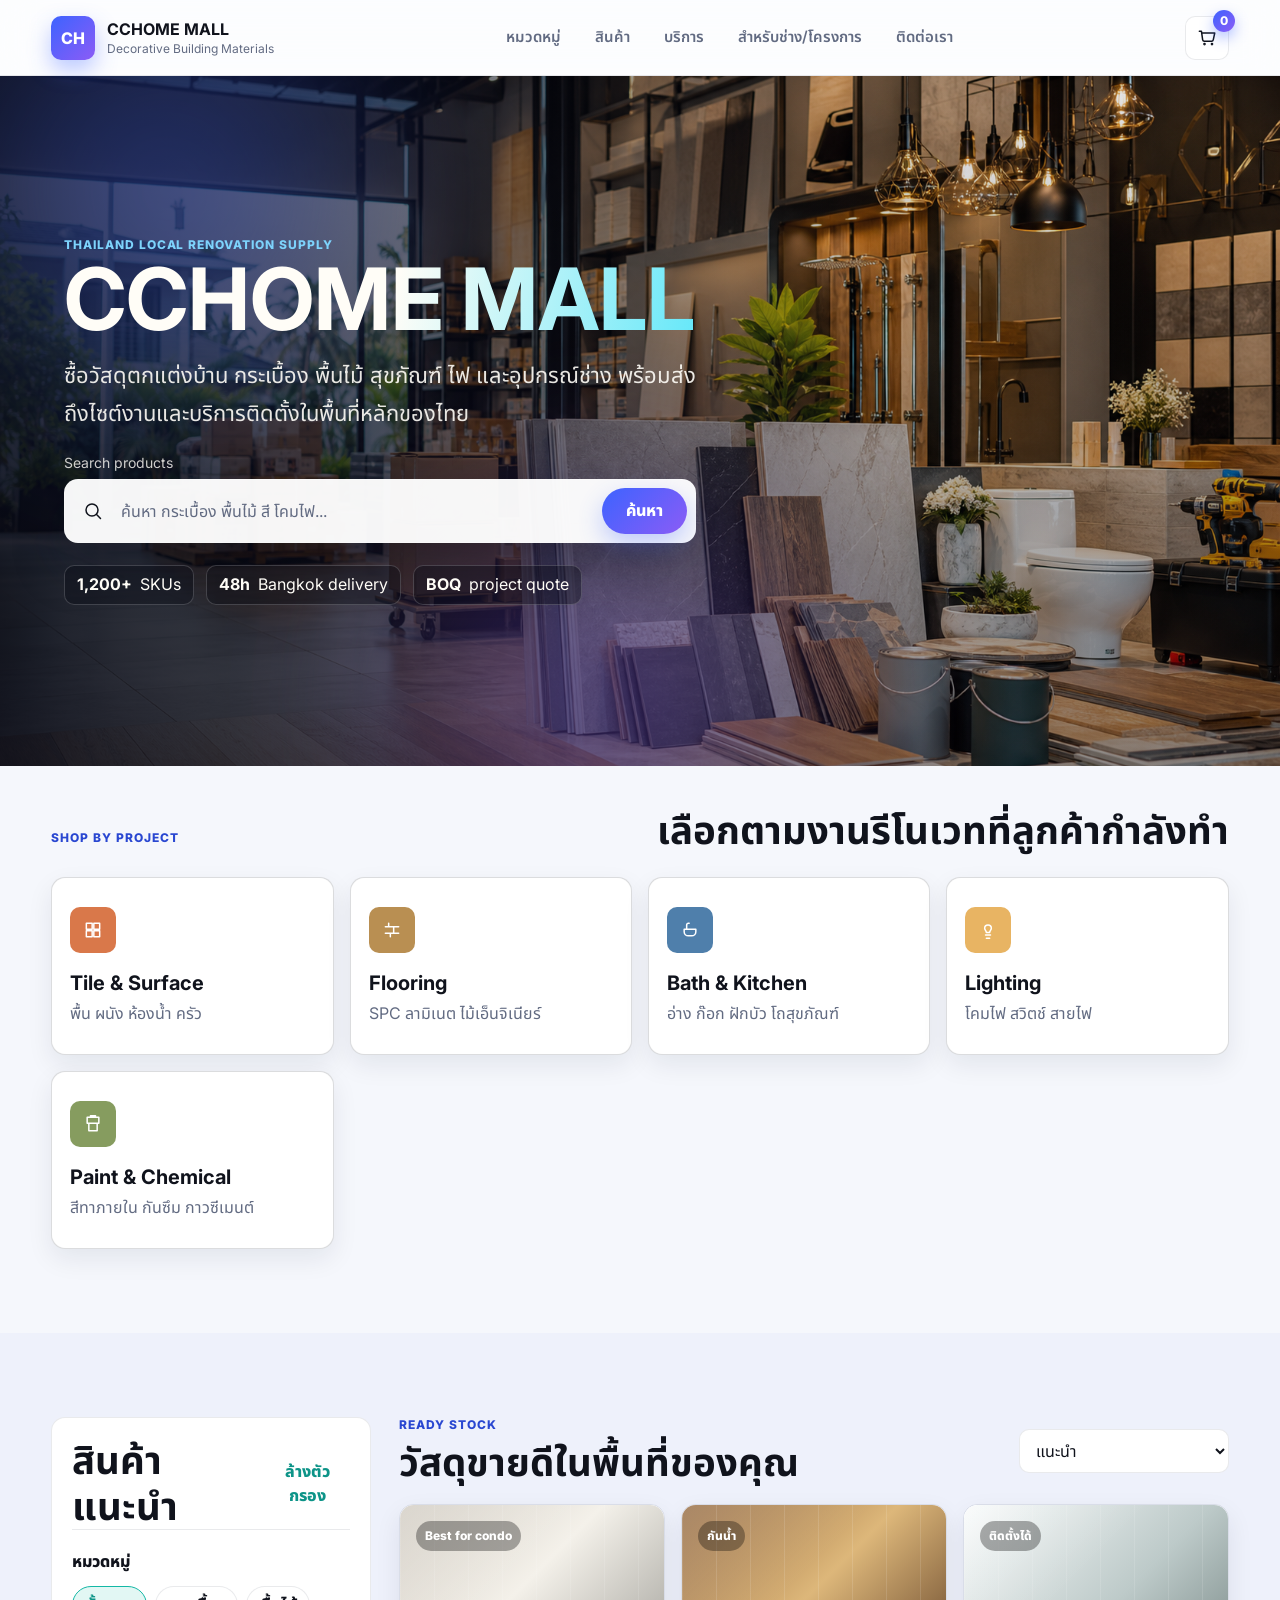
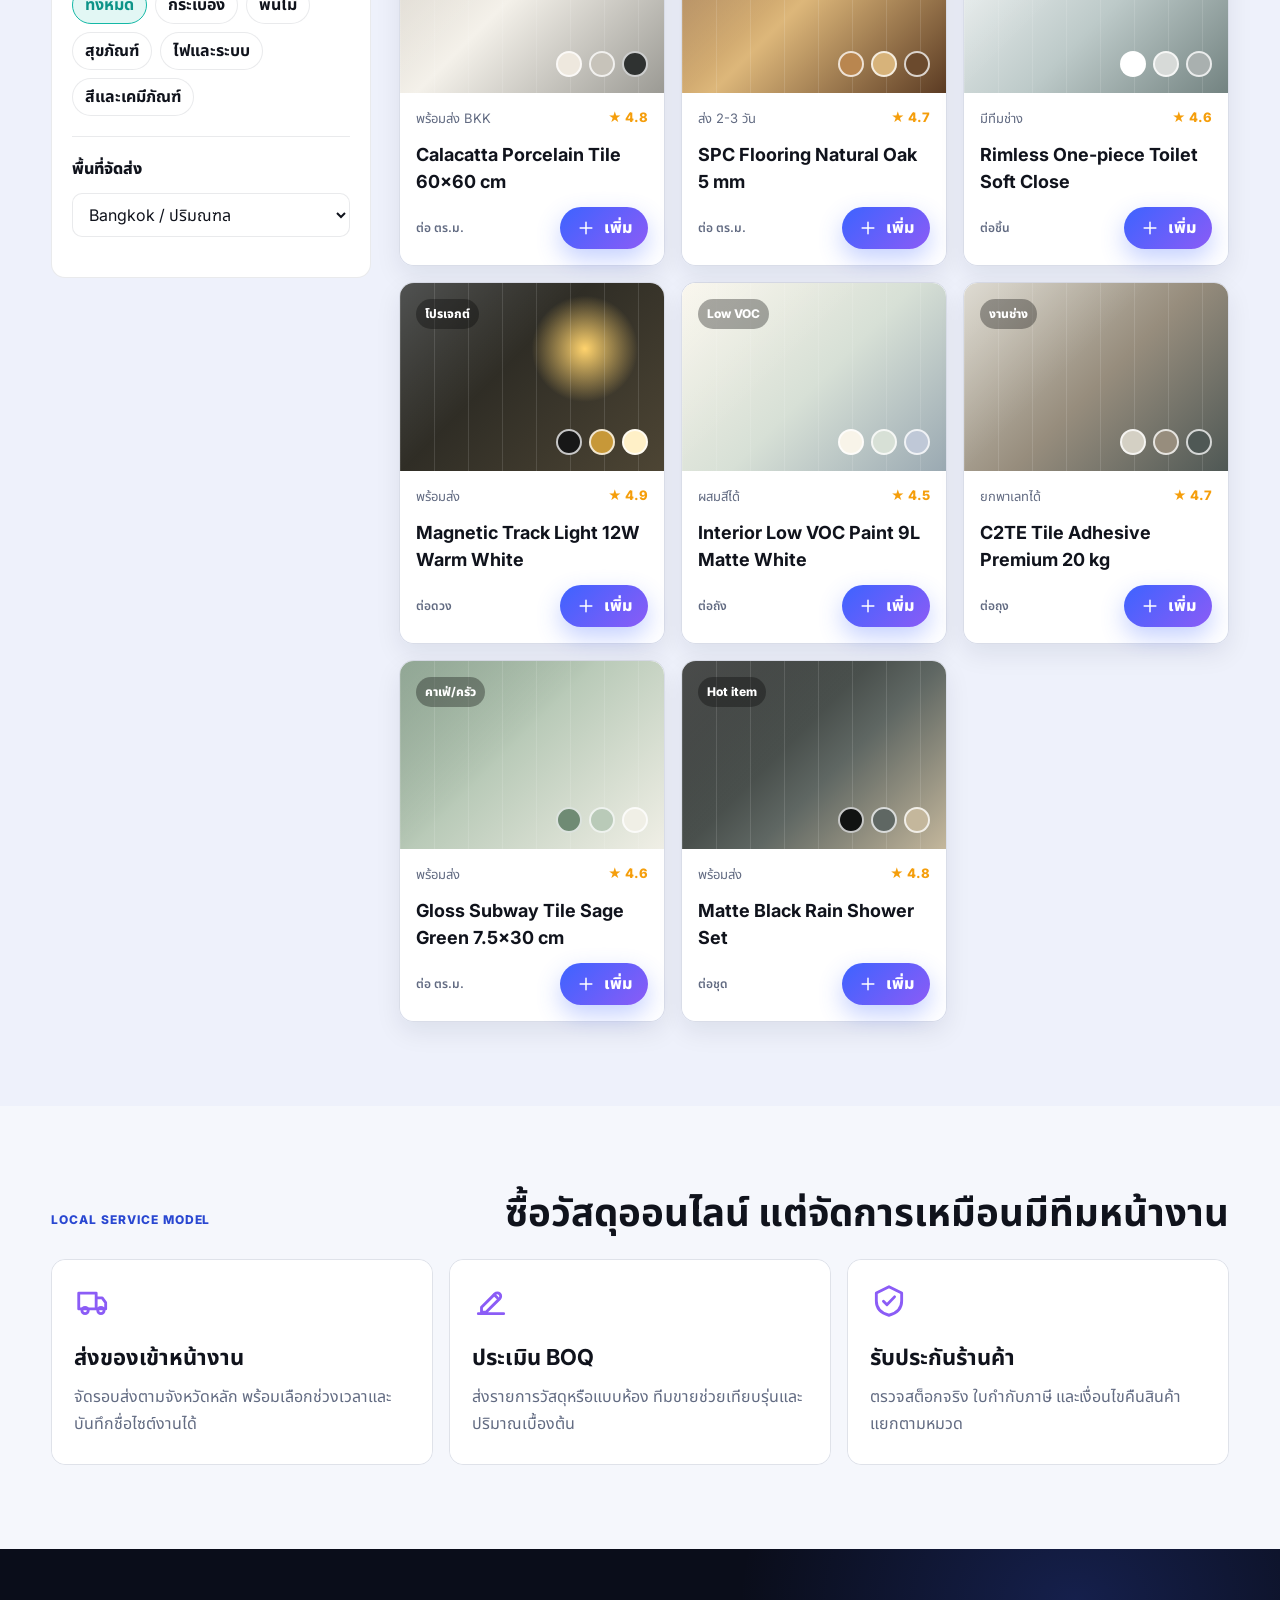
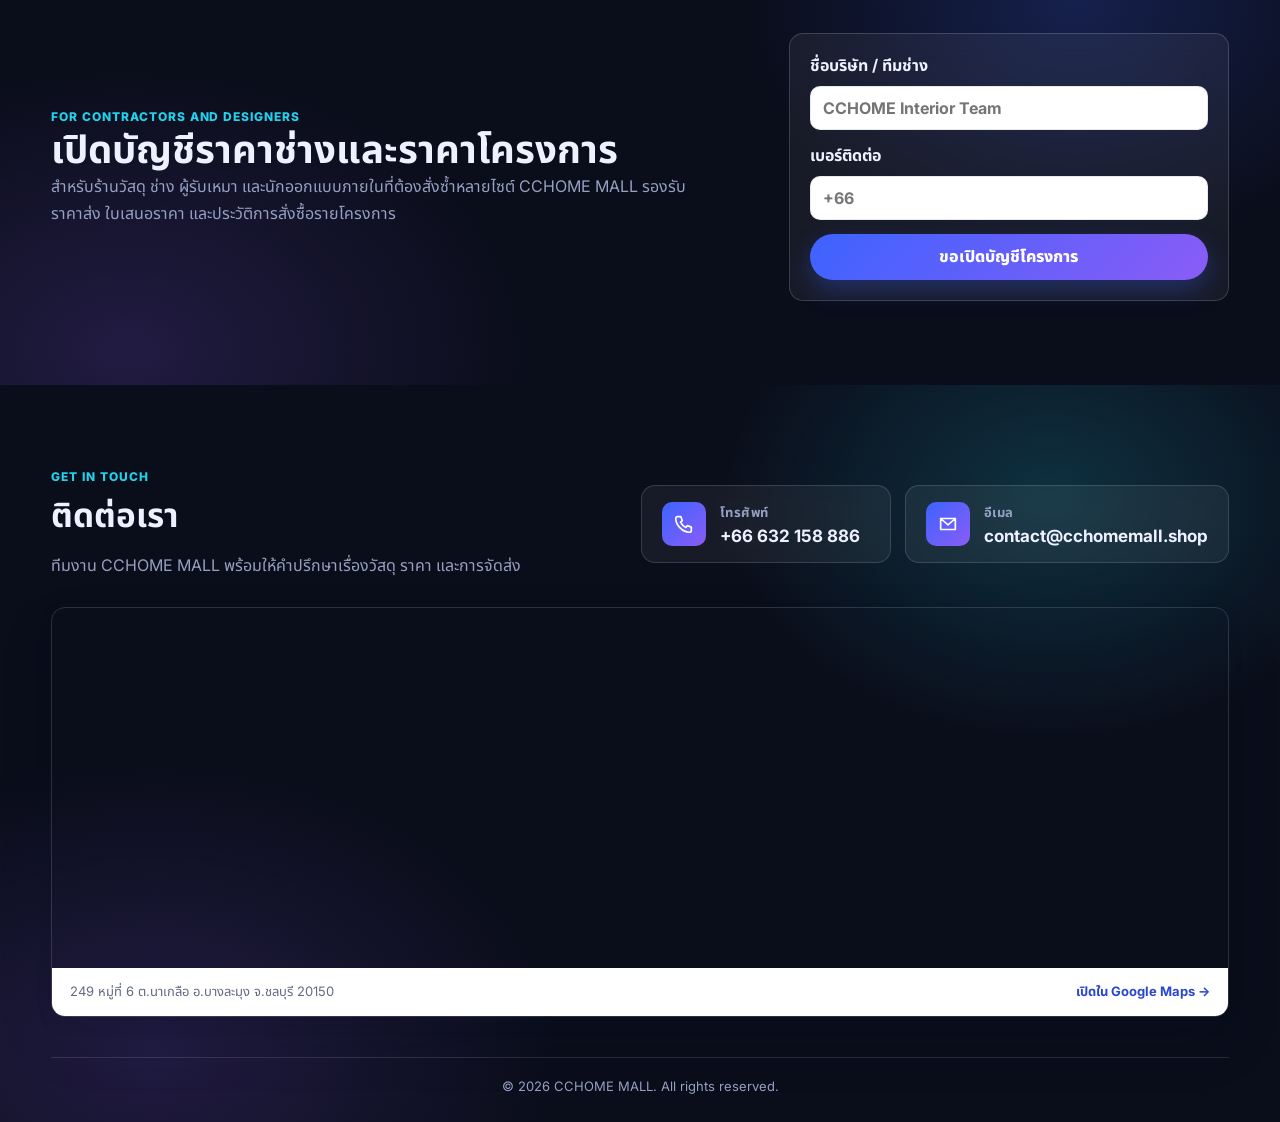
<file: index.html>
<!doctype html>
<html lang="th">
  <head>
    <meta charset="UTF-8" />
    <meta name="viewport" content="width=device-width, initial-scale=1.0" />
    <meta
      name="description"
      content="CCHOME MALL Thailand local online shopping platform for decorative building materials, renovation supplies, delivery and installation."
    />
    <title>CCHOME MALL | Thailand Decorative Building Materials</title>
    <link rel="icon" href="assets/favicon.svg" type="image/svg+xml" />
    <link rel="preconnect" href="https://fonts.googleapis.com" />
    <link rel="preconnect" href="https://fonts.gstatic.com" crossorigin />
    <link
      href="https://fonts.googleapis.com/css2?family=Noto+Sans+Thai:wght@400;500;600;700;800&family=Inter:wght@400;500;600;700;800&display=swap"
      rel="stylesheet"
    />
    <link rel="stylesheet" href="styles.css" />
  </head>
  <body>
    <header class="site-header">
      <a class="brand" href="#" aria-label="CCHOME MALL home">
        <span class="brand-mark">CH</span>
        <span>
          <strong>CCHOME MALL</strong>
          <small>Decorative Building Materials</small>
        </span>
      </a>

      <nav class="top-nav" aria-label="Main navigation">
        <a href="#categories">หมวดหมู่</a>
        <a href="#products">สินค้า</a>
        <a href="#services">บริการ</a>
        <a href="#trade">สำหรับช่าง/โครงการ</a>
        <a href="contact.html">ติดต่อเรา</a>
      </nav>

      <div class="header-actions">
        <button class="cart-button" type="button" data-open-cart aria-label="Open cart">
          <svg aria-hidden="true" viewBox="0 0 24 24">
            <path d="M6.3 6h15l-1.8 8.2a2 2 0 0 1-2 1.6H8.8a2 2 0 0 1-2-1.6L5.3 3.8H2.8" />
            <path d="M9 20a.7.7 0 1 0 0-1.4A.7.7 0 0 0 9 20ZM18 20a.7.7 0 1 0 0-1.4.7.7 0 0 0 0 1.4Z" />
          </svg>
          <span data-cart-count>0</span>
        </button>
      </div>
    </header>

    <main>
      <section class="hero" aria-label="CCHOME MALL shopping entry">
        <img src="assets/hero-showroom.png" alt="Modern showroom with tiles, flooring, lighting and bathroom materials" />
        <div class="hero-overlay"></div>
        <div class="hero-glow" aria-hidden="true"></div>
        <div class="hero-content">
          <p class="eyebrow">Thailand local renovation supply</p>
          <h1>CCHOME MALL</h1>
          <p class="hero-copy">
            ซื้อวัสดุตกแต่งบ้าน กระเบื้อง พื้นไม้ สุขภัณฑ์ ไฟ และอุปกรณ์ช่าง พร้อมส่งถึงไซต์งานและบริการติดตั้งในพื้นที่หลักของไทย
          </p>

          <form class="search-panel" role="search" data-search-form>
            <label for="site-search">Search products</label>
            <div class="search-row">
              <svg aria-hidden="true" viewBox="0 0 24 24">
                <path d="m21 21-4.4-4.4M10.8 18a7.2 7.2 0 1 1 0-14.4 7.2 7.2 0 0 1 0 14.4Z" />
              </svg>
              <input id="site-search" type="search" placeholder="ค้นหา กระเบื้อง พื้นไม้ สี โคมไฟ..." autocomplete="off" />
              <button type="submit">ค้นหา</button>
            </div>
          </form>

          <div class="hero-stats" aria-label="Marketplace highlights">
            <span><strong data-count-to="1200" data-suffix="+">0</strong> SKUs</span>
            <span><strong data-count-to="48" data-suffix="h">0</strong> Bangkok delivery</span>
            <span><strong>BOQ</strong> project quote</span>
          </div>
        </div>
      </section>

      <section class="quick-shop" id="categories">
        <div class="section-heading reveal">
          <p class="eyebrow">Shop by project</p>
          <h2>เลือกตามงานรีโนเวทที่ลูกค้ากำลังทำ</h2>
        </div>
        <div class="category-grid" data-category-list></div>
      </section>

      <section class="commerce-layout" id="products">
        <aside class="filter-panel" aria-label="Product filters">
          <div class="filter-head">
            <h2>สินค้าแนะนำ</h2>
            <button class="text-button" type="button" data-clear-filters>ล้างตัวกรอง</button>
          </div>

          <div class="filter-group">
            <span class="filter-label">หมวดหมู่</span>
            <div class="chip-list" data-filter-chips></div>
          </div>

          <div class="filter-group">
            <span class="filter-label">พื้นที่จัดส่ง</span>
            <select data-delivery-zone aria-label="Delivery zone">
              <option value="Bangkok">Bangkok / ปริมณฑล</option>
              <option value="Chiang Mai">Chiang Mai</option>
              <option value="Phuket">Phuket</option>
              <option value="Isan">Nakhon Ratchasima / Khon Kaen</option>
            </select>
          </div>
        </aside>

        <section class="product-zone" aria-live="polite">
          <div class="toolbar">
            <div>
              <p class="eyebrow">Ready stock</p>
              <h2 data-result-title>วัสดุขายดีในพื้นที่ของคุณ</h2>
            </div>
            <select data-sort aria-label="Sort products">
              <option value="recommended">แนะนำ</option>
              <option value="rating">คะแนนสูงสุด</option>
            </select>
          </div>
          <div class="product-grid" data-product-grid></div>
        </section>
      </section>

      <section class="service-band" id="services">
        <div class="section-heading reveal">
          <p class="eyebrow">Local service model</p>
          <h2>ซื้อวัสดุออนไลน์ แต่จัดการเหมือนมีทีมหน้างาน</h2>
        </div>
        <div class="service-grid">
          <article class="reveal">
            <svg aria-hidden="true" viewBox="0 0 24 24">
              <path d="M3 7h11v10H3zM14 10h3.8l2.2 3v4h-6z" />
              <path d="M7 20a2 2 0 1 0 0-4 2 2 0 0 0 0 4ZM17 20a2 2 0 1 0 0-4 2 2 0 0 0 0 4Z" />
            </svg>
            <h3>ส่งของเข้าหน้างาน</h3>
            <p>จัดรอบส่งตามจังหวัดหลัก พร้อมเลือกช่วงเวลาและบันทึกชื่อไซต์งานได้</p>
          </article>
          <article class="reveal">
            <svg aria-hidden="true" viewBox="0 0 24 24">
              <path d="M4 20h16M6 16l8.5-8.5a2.1 2.1 0 0 1 3 3L9 19H6z" />
              <path d="m14 8 2 2" />
            </svg>
            <h3>ประเมิน BOQ</h3>
            <p>ส่งรายการวัสดุหรือแบบห้อง ทีมขายช่วยเทียบรุ่นและปริมาณเบื้องต้น</p>
          </article>
          <article class="reveal">
            <svg aria-hidden="true" viewBox="0 0 24 24">
              <path d="M12 3 4 7v5c0 5 3.4 7.8 8 9 4.6-1.2 8-4 8-9V7z" />
              <path d="m8.5 12.2 2.2 2.2 4.8-5" />
            </svg>
            <h3>รับประกันร้านค้า</h3>
            <p>ตรวจสต็อกจริง ใบกำกับภาษี และเงื่อนไขคืนสินค้าแยกตามหมวด</p>
          </article>
        </div>
      </section>

      <section class="trade-section" id="trade">
        <div class="reveal">
          <p class="eyebrow">For contractors and designers</p>
          <h2>เปิดบัญชีราคาช่างและราคาโครงการ</h2>
          <p>
            สำหรับร้านวัสดุ ช่าง ผู้รับเหมา และนักออกแบบภายในที่ต้องสั่งซ้ำหลายไซต์ CCHOME MALL รองรับราคาส่ง ใบเสนอราคา และประวัติการสั่งซื้อรายโครงการ
          </p>
        </div>
        <form class="trade-form reveal">
          <label>
            ชื่อบริษัท / ทีมช่าง
            <input type="text" placeholder="CCHOME Interior Team" />
          </label>
          <label>
            เบอร์ติดต่อ
            <input type="tel" placeholder="+66" />
          </label>
          <button type="button">ขอเปิดบัญชีโครงการ</button>
        </form>
      </section>
    </main>

    <footer class="contact-band" id="contact">
      <div class="contact-inner reveal">
        <div class="contact-heading">
          <p class="eyebrow">Get in touch</p>
          <h2>ติดต่อเรา</h2>
          <p class="contact-copy">ทีมงาน CCHOME MALL พร้อมให้คำปรึกษาเรื่องวัสดุ ราคา และการจัดส่ง</p>
        </div>
        <div class="contact-cards">
          <a class="contact-card" href="tel:+66632158886">
            <span class="contact-icon">
              <svg aria-hidden="true" viewBox="0 0 24 24">
                <path d="M5 4h3.6l1.6 4.4-2 1.6a12.4 12.4 0 0 0 5.8 5.8l1.6-2 4.4 1.6V19a2 2 0 0 1-2 2C10.6 21 3 13.4 3 6a2 2 0 0 1 2-2Z" />
              </svg>
            </span>
            <span>
              <strong>โทรศัพท์</strong>
              <small>+66 632 158 886</small>
            </span>
          </a>
          <a class="contact-card" href="mailto:contact@cchomemall.shop">
            <span class="contact-icon">
              <svg aria-hidden="true" viewBox="0 0 24 24">
                <path d="M4 6h16v12H4zM4 6l8 7 8-7" />
              </svg>
            </span>
            <span>
              <strong>อีเมล</strong>
              <small>contact@cchomemall.shop</small>
            </span>
          </a>
        </div>
      </div>

      <div class="contact-map reveal">
        <iframe
          src="https://www.google.com/maps?q=12.938623488946948,100.90295515197059&z=17&output=embed"
          title="CCHOME MALL location map"
          referrerpolicy="no-referrer-when-downgrade"
        ></iframe>
        <div class="contact-map-foot">
          <span>249 หมู่ที่ 6 ต.นาเกลือ อ.บางละมุง จ.ชลบุรี 20150</span>
          <a
            href="https://www.google.com/maps/search/?api=1&query=12.938623488946948,100.90295515197059"
            target="_blank"
            rel="noopener"
            >เปิดใน Google Maps →</a
          >
        </div>
      </div>

      <p class="footer-note">© 2026 CCHOME MALL. All rights reserved.</p>
    </footer>

    <aside class="cart-drawer" aria-hidden="true" data-cart-drawer>
      <div class="cart-backdrop" data-close-cart></div>
      <section class="cart-panel" aria-label="Shopping cart">
        <div class="cart-head">
          <div>
            <p class="eyebrow">Your cart</p>
            <h2>ตะกร้าสินค้า</h2>
          </div>
          <button class="icon-button" type="button" aria-label="Close cart" data-close-cart title="Close">
            <svg aria-hidden="true" viewBox="0 0 24 24">
              <path d="M18 6 6 18M6 6l12 12" />
            </svg>
          </button>
        </div>
        <div class="cart-items" data-cart-items></div>
        <div class="cart-summary">
          <p class="quote-note">ส่งรายการสินค้าให้ทีมงานเพื่อสอบถามราคาและค่าจัดส่ง</p>

          <div class="order-form">
            <label>
              ชื่อ-นามสกุล
              <input type="text" data-order-name placeholder="ชื่อผู้สั่งซื้อ" autocomplete="name" />
            </label>
            <label>
              เบอร์โทร
              <input type="tel" data-order-phone placeholder="08X-XXX-XXXX" autocomplete="tel" />
            </label>
            <label>
              ที่อยู่จัดส่ง
              <textarea data-order-address placeholder="บ้านเลขที่ ถนน ตำบล อำเภอ จังหวัด" rows="2"></textarea>
            </label>
            <label>
              หมายเหตุ (ถ้ามี)
              <input type="text" data-order-note placeholder="เช่น เวลาที่สะดวกให้จัดส่ง" />
            </label>
          </div>

          <button type="button" data-checkout>ดำเนินการขอใบเสนอราคา</button>
        </div>
      </section>
    </aside>

    <div class="toast" role="status" aria-live="polite" data-toast></div>

    <script src="app.js"></script>
  </body>
</html>
</file>
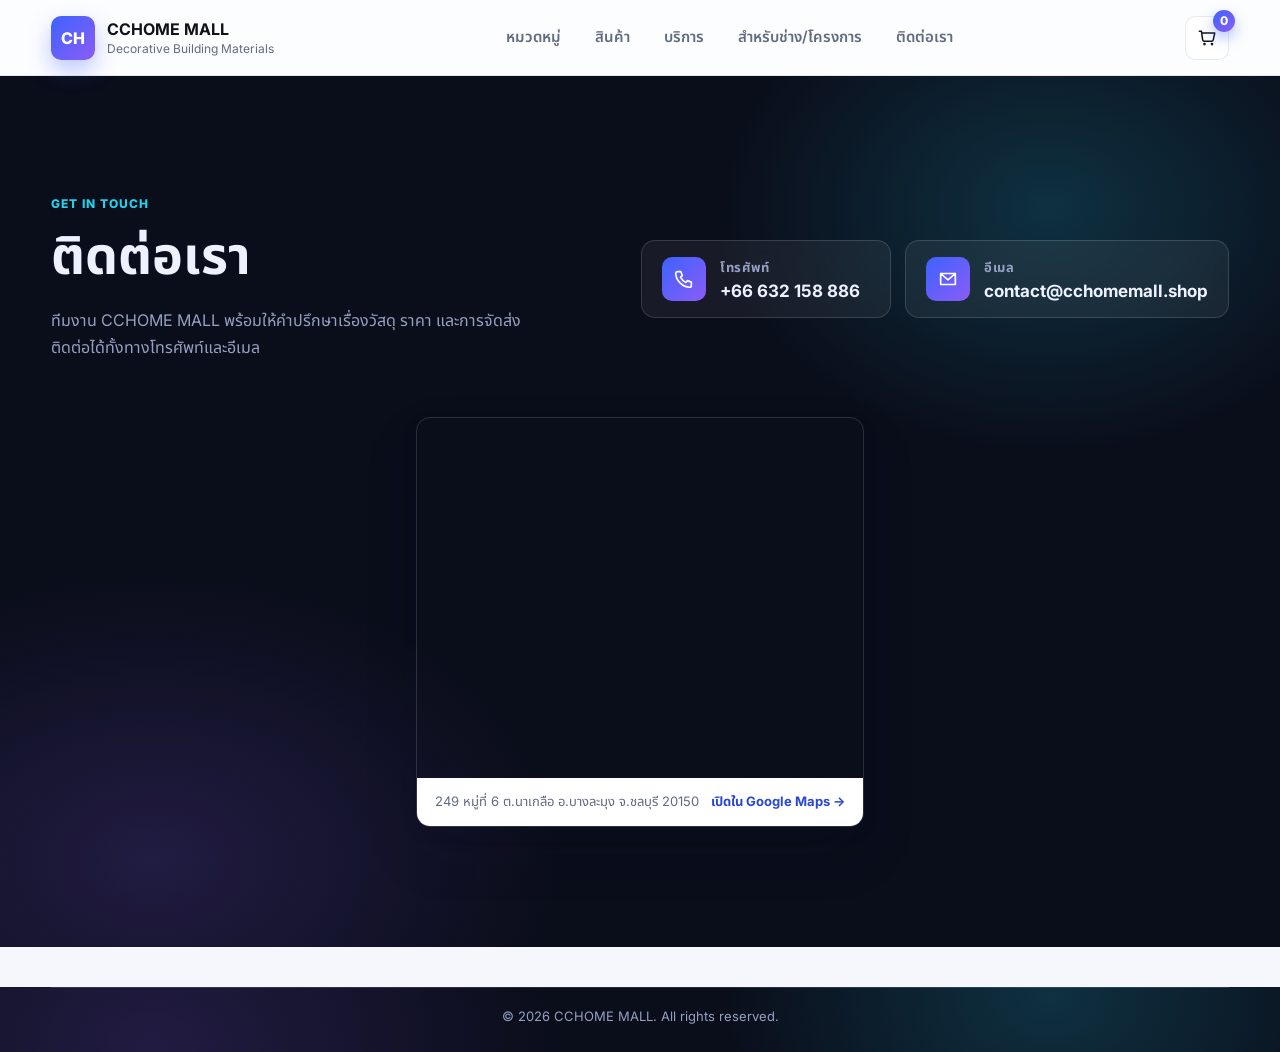
<file: contact.html>
<!doctype html>
<html lang="th">
  <head>
    <meta charset="UTF-8" />
    <meta name="viewport" content="width=device-width, initial-scale=1.0" />
    <meta
      name="description"
      content="Contact CCHOME MALL — phone and email for material orders, project quotes and delivery questions."
    />
    <title>ติดต่อเรา | CCHOME MALL</title>
    <link rel="icon" href="assets/favicon.svg" type="image/svg+xml" />
    <link rel="preconnect" href="https://fonts.googleapis.com" />
    <link rel="preconnect" href="https://fonts.gstatic.com" crossorigin />
    <link
      href="https://fonts.googleapis.com/css2?family=Noto+Sans+Thai:wght@400;500;600;700;800&family=Inter:wght@400;500;600;700;800&display=swap"
      rel="stylesheet"
    />
    <link rel="stylesheet" href="styles.css" />
  </head>
  <body>
    <header class="site-header">
      <a class="brand" href="index.html" aria-label="CCHOME MALL home">
        <span class="brand-mark">CH</span>
        <span>
          <strong>CCHOME MALL</strong>
          <small>Decorative Building Materials</small>
        </span>
      </a>

      <nav class="top-nav" aria-label="Main navigation">
        <a href="index.html#categories">หมวดหมู่</a>
        <a href="index.html#products">สินค้า</a>
        <a href="index.html#services">บริการ</a>
        <a href="index.html#trade">สำหรับช่าง/โครงการ</a>
        <a href="contact.html">ติดต่อเรา</a>
      </nav>

      <div class="header-actions">
        <a class="cart-button" href="index.html" aria-label="Go to cart">
          <svg aria-hidden="true" viewBox="0 0 24 24">
            <path d="M6.3 6h15l-1.8 8.2a2 2 0 0 1-2 1.6H8.8a2 2 0 0 1-2-1.6L5.3 3.8H2.8" />
            <path d="M9 20a.7.7 0 1 0 0-1.4A.7.7 0 0 0 9 20ZM18 20a.7.7 0 1 0 0-1.4.7.7 0 0 0 0 1.4Z" />
          </svg>
          <span data-cart-count>0</span>
        </a>
      </div>
    </header>

    <main>
      <section class="contact-band is-page">
        <div class="contact-inner reveal">
          <div class="contact-heading">
            <p class="eyebrow">Get in touch</p>
            <h2>ติดต่อเรา</h2>
            <p class="contact-copy">ทีมงาน CCHOME MALL พร้อมให้คำปรึกษาเรื่องวัสดุ ราคา และการจัดส่ง ติดต่อได้ทั้งทางโทรศัพท์และอีเมล</p>
          </div>
          <div class="contact-cards">
            <a class="contact-card" href="tel:+66632158886">
              <span class="contact-icon">
                <svg aria-hidden="true" viewBox="0 0 24 24">
                  <path d="M5 4h3.6l1.6 4.4-2 1.6a12.4 12.4 0 0 0 5.8 5.8l1.6-2 4.4 1.6V19a2 2 0 0 1-2 2C10.6 21 3 13.4 3 6a2 2 0 0 1 2-2Z" />
                </svg>
              </span>
              <span>
                <strong>โทรศัพท์</strong>
                <small>+66 632 158 886</small>
              </span>
            </a>
            <a class="contact-card" href="mailto:contact@cchomemall.shop">
              <span class="contact-icon">
                <svg aria-hidden="true" viewBox="0 0 24 24">
                  <path d="M4 6h16v12H4zM4 6l8 7 8-7" />
                </svg>
              </span>
              <span>
                <strong>อีเมล</strong>
                <small>contact@cchomemall.shop</small>
              </span>
            </a>
          </div>
        </div>

        <div class="contact-map reveal">
          <iframe
            src="https://www.google.com/maps?q=12.938623488946948,100.90295515197059&z=17&output=embed"
            title="CCHOME MALL location map"
            referrerpolicy="no-referrer-when-downgrade"
          ></iframe>
          <div class="contact-map-foot">
            <span>249 หมู่ที่ 6 ต.นาเกลือ อ.บางละมุง จ.ชลบุรี 20150</span>
            <a
              href="https://www.google.com/maps/search/?api=1&query=12.938623488946948,100.90295515197059"
              target="_blank"
              rel="noopener"
              >เปิดใน Google Maps →</a
            >
          </div>
        </div>
      </section>
    </main>

    <footer class="contact-band" style="padding-top: 0;">
      <p class="footer-note">© 2026 CCHOME MALL. All rights reserved.</p>
    </footer>

    <script>
      document.querySelectorAll(".reveal").forEach((el) => el.classList.add("in-view"));

      const header = document.querySelector(".site-header");
      const onScroll = () => header.classList.toggle("scrolled", window.scrollY > 12);
      onScroll();
      window.addEventListener("scroll", onScroll, { passive: true });

      const cartCount = document.querySelector("[data-cart-count]");
      if (cartCount) {
        const cart = JSON.parse(localStorage.getItem("cchome-cart") || "{}");
        const count = Object.values(cart).reduce((sum, qty) => sum + qty, 0);
        cartCount.textContent = count;
      }
    </script>
  </body>
</html>
</file>
<file: styles.css>
:root {
  --ink: #10131c;
  --muted: #626b82;
  --paper: #f5f7fc;
  --surface: #ffffff;
  --surface-tint: #eef1fb;
  --line: rgba(16, 24, 45, 0.09);
  --line-strong: rgba(16, 24, 45, 0.16);

  --blue: #3d63ff;
  --blue-dim: #2947d1;
  --violet: #8b5cf6;
  --cyan: #22d3ee;
  --teal: #14b8a6;
  --teal-dark: #0d9488;
  --star: #f59e0b;
  --sky: rgba(20, 184, 166, 0.12);

  --dark: #0a0d1a;
  --on-dark: #eef1ff;
  --on-dark-muted: #96a0c2;

  --shadow-soft: 0 10px 26px rgba(16, 24, 45, 0.08);
  --shadow-lift: 0 26px 54px rgba(16, 24, 45, 0.14), 0 6px 16px rgba(16, 24, 45, 0.08);
  --shadow-glow: 0 16px 40px rgba(61, 99, 255, 0.35);

  --radius: 14px;
  --radius-sm: 10px;
  --ease: cubic-bezier(0.16, 1, 0.3, 1);
  --ease-spring: cubic-bezier(0.34, 1.56, 0.64, 1);
  color-scheme: light;
  font-family: "Inter", "Noto Sans Thai", system-ui, -apple-system, BlinkMacSystemFont, sans-serif;
}

* {
  box-sizing: border-box;
}

html {
  scroll-behavior: smooth;
}

@media (prefers-reduced-motion: reduce) {
  html {
    scroll-behavior: auto;
  }

  *,
  *::before,
  *::after {
    animation-duration: 0.001ms !important;
    animation-iteration-count: 1 !important;
    transition-duration: 0.001ms !important;
  }
}

.reveal {
  opacity: 0;
  transform: translateY(28px);
  transition: opacity 760ms var(--ease), transform 760ms var(--ease);
}

.reveal.in-view {
  opacity: 1;
  transform: none;
}

.category-grid .reveal:nth-child(2),
.product-grid .reveal:nth-child(2),
.service-grid .reveal:nth-child(2) {
  transition-delay: 80ms;
}

.category-grid .reveal:nth-child(3),
.product-grid .reveal:nth-child(3),
.service-grid .reveal:nth-child(3) {
  transition-delay: 160ms;
}

.category-grid .reveal:nth-child(4),
.product-grid .reveal:nth-child(4) {
  transition-delay: 240ms;
}

.category-grid .reveal:nth-child(5),
.product-grid .reveal:nth-child(5) {
  transition-delay: 320ms;
}

.category-grid .reveal:nth-child(6),
.product-grid .reveal:nth-child(6) {
  transition-delay: 400ms;
}

.product-grid .reveal:nth-child(7) {
  transition-delay: 480ms;
}

.product-grid .reveal:nth-child(8) {
  transition-delay: 560ms;
}

body {
  margin: 0;
  color: var(--ink);
  background: var(--paper);
}

button,
input,
select {
  font: inherit;
}

button {
  cursor: pointer;
}

a {
  color: inherit;
  text-decoration: none;
}

svg {
  width: 20px;
  height: 20px;
  fill: none;
  stroke: currentColor;
  stroke-linecap: round;
  stroke-linejoin: round;
  stroke-width: 1.8;
}

.site-header {
  position: sticky;
  top: 0;
  z-index: 30;
  display: grid;
  grid-template-columns: auto 1fr auto;
  gap: 24px;
  align-items: center;
  min-height: 76px;
  padding: 12px clamp(16px, 4vw, 56px);
  border-bottom: 1px solid var(--line);
  background: rgba(255, 255, 255, 0.72);
  backdrop-filter: blur(18px);
  -webkit-backdrop-filter: blur(18px);
  transition: min-height 320ms var(--ease), box-shadow 320ms var(--ease), background 320ms var(--ease);
}

.site-header.scrolled {
  min-height: 62px;
  background: rgba(255, 255, 255, 0.9);
  box-shadow: var(--shadow-soft);
}

.brand {
  display: inline-flex;
  align-items: center;
  gap: 12px;
  min-width: 210px;
}

.brand-mark {
  display: grid;
  width: 44px;
  height: 44px;
  place-items: center;
  border-radius: var(--radius-sm);
  background: linear-gradient(135deg, var(--blue), var(--violet));
  color: #fff;
  font-weight: 800;
  letter-spacing: 0;
  box-shadow: 0 10px 22px rgba(61, 99, 255, 0.35);
  transition: transform 420ms var(--ease-spring), box-shadow 420ms var(--ease);
}

.brand:hover .brand-mark {
  transform: rotate(-6deg) scale(1.06);
  box-shadow: 0 14px 30px rgba(61, 99, 255, 0.45);
}

.brand strong,
.brand small {
  display: block;
}

.brand small {
  margin-top: 2px;
  color: var(--muted);
  font-size: 12px;
}

.top-nav {
  display: flex;
  justify-content: center;
  gap: clamp(12px, 3vw, 34px);
  color: var(--muted);
  font-size: 15px;
  font-weight: 600;
}

.top-nav a {
  position: relative;
  padding: 8px 0;
  transition: color 240ms var(--ease);
}

.top-nav a:hover {
  color: var(--ink);
}

.top-nav a::after {
  content: "";
  position: absolute;
  left: 0;
  right: 0;
  bottom: 0;
  height: 2px;
  background: linear-gradient(90deg, var(--blue), var(--violet));
  transform: scaleX(0);
  transform-origin: right;
  transition: transform 360ms var(--ease);
}

.top-nav a:hover::after {
  transform: scaleX(1);
  transform-origin: left;
}

.header-actions {
  display: flex;
  justify-content: flex-end;
  gap: 10px;
}

.icon-button,
.cart-button {
  display: inline-grid;
  width: 44px;
  height: 44px;
  place-items: center;
  border: 1px solid var(--line);
  border-radius: var(--radius-sm);
  background: var(--surface);
  color: var(--ink);
  transition: transform 280ms var(--ease-spring), box-shadow 280ms var(--ease), border-color 280ms var(--ease);
}

.icon-button:hover,
.cart-button:hover {
  transform: translateY(-2px);
  border-color: var(--blue);
  box-shadow: var(--shadow-soft);
}

.cart-button {
  position: relative;
}

.cart-button span {
  position: absolute;
  top: -7px;
  right: -7px;
  display: grid;
  min-width: 22px;
  height: 22px;
  place-items: center;
  border-radius: 999px;
  background: linear-gradient(135deg, var(--blue), var(--violet));
  color: #fff;
  font-size: 12px;
  font-weight: 800;
  box-shadow: 0 6px 14px rgba(61, 99, 255, 0.4);
  transition: transform 320ms var(--ease-spring);
}

.cart-button span.bump {
  animation: cart-bump 420ms var(--ease-spring);
}

@keyframes cart-bump {
  0% {
    transform: scale(1);
  }
  40% {
    transform: scale(1.5);
  }
  100% {
    transform: scale(1);
  }
}

.hero {
  position: relative;
  min-height: clamp(560px, calc(100vh - 150px), 690px);
  display: grid;
  align-items: center;
  overflow: hidden;
  background: var(--dark);
}

.hero img {
  position: absolute;
  inset: 0;
  width: 100%;
  height: 100%;
  object-fit: cover;
  animation: kenburns 24s var(--ease) infinite alternate;
}

@keyframes kenburns {
  from {
    transform: scale(1);
  }
  to {
    transform: scale(1.08);
  }
}

.hero-overlay {
  position: absolute;
  inset: 0;
  background:
    linear-gradient(90deg, rgba(8, 10, 22, 0.86), rgba(8, 10, 22, 0.56) 36%, rgba(8, 10, 22, 0.1) 72%),
    linear-gradient(0deg, rgba(0, 0, 0, 0.38), rgba(0, 0, 0, 0));
}

.hero-glow {
  position: absolute;
  inset: 0;
  z-index: 0;
  overflow: hidden;
  pointer-events: none;
}

.hero-glow::before,
.hero-glow::after {
  content: "";
  position: absolute;
  width: 46vw;
  height: 46vw;
  border-radius: 50%;
  filter: blur(80px);
  opacity: 0.4;
  animation: drift 16s var(--ease) infinite alternate;
}

.hero-glow::before {
  top: -14vw;
  left: -10vw;
  background: radial-gradient(circle, var(--blue), transparent 70%);
}

.hero-glow::after {
  bottom: -18vw;
  left: 24vw;
  background: radial-gradient(circle, var(--violet), transparent 70%);
  animation-delay: -8s;
}

@keyframes drift {
  from {
    transform: translate(0, 0) scale(1);
  }
  to {
    transform: translate(3vw, 4vw) scale(1.12);
  }
}

.hero-content {
  position: relative;
  z-index: 1;
  width: min(760px, 100%);
  padding: clamp(24px, 5vw, 56px) clamp(16px, 5vw, 72px);
  color: #fffdf7;
}

.hero-content > * {
  opacity: 0;
  animation: rise-in 900ms var(--ease) forwards;
}

.hero-content > *:nth-child(1) {
  animation-delay: 80ms;
}

.hero-content > *:nth-child(2) {
  animation-delay: 180ms;
}

.hero-content > *:nth-child(3) {
  animation-delay: 280ms;
}

.hero-content > *:nth-child(4) {
  animation-delay: 400ms;
}

.hero-content > *:nth-child(5) {
  animation-delay: 520ms;
}

@keyframes rise-in {
  from {
    opacity: 0;
    transform: translateY(22px);
  }
  to {
    opacity: 1;
    transform: translateY(0);
  }
}

.eyebrow {
  margin: 0 0 8px;
  color: var(--blue-dim);
  font-size: 12px;
  font-weight: 800;
  letter-spacing: 0.08em;
  text-transform: uppercase;
}

.trade-section .eyebrow,
.contact-band .eyebrow {
  color: var(--cyan);
}

.hero .eyebrow {
  color: #7dd3fc;
}

.hero h1 {
  margin: 0;
  background: linear-gradient(100deg, #fffdf7 22%, #67e8f9 42%, #a78bfa 58%, #fffdf7 80%);
  background-size: 240% 100%;
  background-clip: text;
  -webkit-background-clip: text;
  -webkit-text-fill-color: transparent;
  font-size: clamp(48px, 7vw, 86px);
  line-height: 0.92;
  letter-spacing: 0;
  animation:
    rise-in 900ms var(--ease) 180ms forwards,
    shine 7s var(--ease) 1.1s infinite;
}

@keyframes shine {
  0% {
    background-position: 200% 0;
  }
  60%,
  100% {
    background-position: -40% 0;
  }
}

.hero-copy {
  max-width: 650px;
  margin: 18px 0 22px;
  color: rgba(255, 253, 247, 0.9);
  font-size: clamp(18px, 2vw, 22px);
  line-height: 1.7;
}

.search-panel {
  width: min(680px, 100%);
}

.search-panel label {
  display: block;
  margin-bottom: 8px;
  color: rgba(255, 253, 247, 0.8);
  font-size: 14px;
}

.search-row {
  display: grid;
  grid-template-columns: 24px 1fr auto;
  align-items: center;
  gap: 12px;
  min-height: 62px;
  padding: 8px 8px 8px 18px;
  border: 1px solid rgba(255, 255, 255, 0.22);
  border-radius: var(--radius);
  background: rgba(255, 255, 255, 0.96);
  color: var(--ink);
  box-shadow: 0 20px 50px rgba(8, 10, 22, 0.4);
  transition: box-shadow 320ms var(--ease), transform 320ms var(--ease), border-color 320ms var(--ease);
}

.search-row:focus-within {
  box-shadow: 0 24px 56px rgba(8, 10, 22, 0.45), 0 0 0 3px rgba(61, 99, 255, 0.4);
  border-color: rgba(61, 99, 255, 0.5);
  transform: translateY(-2px);
}

.search-row input {
  width: 100%;
  min-width: 0;
  border: 0;
  outline: 0;
  background: transparent;
  color: var(--ink);
}

.search-row input::placeholder {
  color: var(--muted);
}

.search-row button,
.trade-form button,
.cart-summary button,
.add-button {
  position: relative;
  overflow: hidden;
  isolation: isolate;
  min-height: 46px;
  border: 0;
  border-radius: 999px;
  background: linear-gradient(135deg, var(--blue), var(--violet));
  color: #fff;
  font-weight: 800;
  box-shadow: 0 10px 24px rgba(61, 99, 255, 0.3);
  transition: transform 240ms var(--ease-spring), box-shadow 240ms var(--ease), filter 240ms var(--ease);
}

.search-row button::after,
.trade-form button::after,
.cart-summary button::after,
.add-button::after {
  content: "";
  position: absolute;
  inset: 0;
  background: linear-gradient(120deg, transparent 32%, rgba(255, 255, 255, 0.55) 50%, transparent 68%);
  transform: translateX(-130%);
  transition: transform 650ms var(--ease);
}

.search-row button:hover::after,
.trade-form button:hover::after,
.cart-summary button:hover::after,
.add-button:hover::after {
  transform: translateX(130%);
}

.search-row button:hover,
.trade-form button:hover,
.cart-summary button:hover,
.add-button:hover {
  box-shadow: var(--shadow-glow);
  transform: translateY(-2px);
  filter: brightness(1.05);
}

.search-row button:active,
.trade-form button:active,
.cart-summary button:active,
.add-button:active,
.add-button.pop {
  transform: translateY(0) scale(0.96);
}

.search-row button {
  padding: 0 24px;
}

.hero-stats {
  display: flex;
  flex-wrap: wrap;
  gap: 12px;
  margin-top: 22px;
}

.hero-stats span {
  display: inline-flex;
  gap: 8px;
  align-items: baseline;
  min-height: 40px;
  padding: 8px 12px;
  border: 1px solid rgba(255, 255, 255, 0.18);
  border-radius: var(--radius-sm);
  background: rgba(8, 10, 22, 0.4);
  backdrop-filter: blur(6px);
  -webkit-backdrop-filter: blur(6px);
  transition: transform 320ms var(--ease-spring), background 320ms var(--ease), border-color 320ms var(--ease);
}

.hero-stats span:hover {
  transform: translateY(-3px);
  background: rgba(8, 10, 22, 0.55);
  border-color: rgba(61, 99, 255, 0.55);
}

.quick-shop,
.commerce-layout,
.service-band,
.trade-section {
  padding: clamp(42px, 7vw, 84px) clamp(16px, 4vw, 56px);
}

.quick-shop {
  padding-top: clamp(20px, 4vw, 42px);
}

.section-heading {
  display: flex;
  justify-content: space-between;
  gap: 24px;
  align-items: end;
  max-width: 1180px;
  margin: 0 auto 24px;
}

.section-heading h2,
.toolbar h2,
.filter-head h2,
.cart-head h2,
.trade-section h2 {
  margin: 0;
  font-size: clamp(26px, 3vw, 42px);
  line-height: 1.18;
}

.category-grid {
  display: grid;
  grid-template-columns: repeat(4, minmax(0, 1fr));
  gap: 16px;
  max-width: 1180px;
  margin: 0 auto;
}

.category-card {
  position: relative;
  isolation: isolate;
  min-height: 178px;
  padding: 18px;
  border: 1px solid var(--line);
  border-radius: var(--radius);
  color: var(--ink);
  text-align: left;
  box-shadow: var(--shadow-soft);
  transition: transform 380ms var(--ease), box-shadow 380ms var(--ease), border-color 380ms var(--ease);
}

.category-card::before {
  content: "";
  position: absolute;
  inset: -1.5px;
  z-index: -2;
  border-radius: calc(var(--radius) + 2px);
  background: linear-gradient(135deg, var(--blue), var(--violet), var(--cyan));
  opacity: 0;
  transition: opacity 420ms var(--ease);
}

.category-card::after {
  content: "";
  position: absolute;
  inset: 0;
  z-index: -1;
  border-radius: var(--radius);
  background: var(--surface);
}

.category-card:hover {
  transform: translateY(-6px);
  border-color: transparent;
  box-shadow: var(--shadow-lift);
}

.category-card:hover::before {
  opacity: 1;
}

.category-card .category-icon {
  display: grid;
  width: 46px;
  height: 46px;
  place-items: center;
  border-radius: var(--radius-sm);
  color: #fff;
  transition: transform 380ms var(--ease-spring);
}

.category-card:hover .category-icon {
  transform: scale(1.1) rotate(-4deg);
}

.category-card h3 {
  margin: 18px 0 6px;
  font-size: 20px;
}

.category-card p {
  margin: 0;
  color: var(--muted);
  line-height: 1.55;
}

.commerce-layout {
  display: grid;
  grid-template-columns: minmax(260px, 320px) 1fr;
  gap: 28px;
  align-items: start;
  background: var(--surface-tint);
}

.filter-panel {
  position: sticky;
  top: 100px;
  border: 1px solid var(--line);
  border-radius: var(--radius);
  background: var(--surface);
  padding: 20px;
}

.filter-head,
.toolbar,
.cart-head {
  display: flex;
  align-items: center;
  justify-content: space-between;
  gap: 16px;
}

.text-button {
  border: 0;
  background: transparent;
  color: var(--teal-dark);
  font-weight: 800;
  transition: transform 240ms var(--ease-spring);
}

.text-button:hover {
  transform: translateX(-2px);
}

.filter-group {
  display: grid;
  gap: 12px;
  padding: 20px 0;
  border-top: 1px solid var(--line);
}

.filter-label {
  color: var(--ink);
  font-weight: 800;
}

.chip-list {
  display: flex;
  flex-wrap: wrap;
  gap: 8px;
}

.chip {
  min-height: 38px;
  padding: 0 12px;
  border: 1px solid var(--line);
  border-radius: 999px;
  background: var(--surface);
  color: var(--ink);
  font-weight: 700;
  transition: transform 240ms var(--ease-spring), border-color 240ms var(--ease), background 240ms var(--ease), color 240ms var(--ease);
}

.chip:hover {
  transform: translateY(-2px);
  border-color: var(--teal);
}

.chip.active {
  border-color: var(--teal);
  background: var(--sky);
  color: var(--teal-dark);
}

.range-label {
  display: flex;
  justify-content: space-between;
  color: var(--muted);
}

input[type="range"] {
  accent-color: var(--blue);
}

select,
.trade-form input,
.order-form input,
.order-form textarea {
  min-height: 44px;
  width: 100%;
  border: 1px solid var(--line);
  border-radius: var(--radius-sm);
  background: var(--surface);
  color: var(--ink);
  padding: 10px 12px;
  transition: border-color 240ms var(--ease), box-shadow 240ms var(--ease);
}

.order-form textarea {
  resize: vertical;
  font-family: inherit;
}

select:focus,
.trade-form input:focus,
.order-form input:focus,
.order-form textarea:focus {
  outline: none;
  border-color: var(--blue);
  box-shadow: 0 0 0 3px rgba(61, 99, 255, 0.16);
}

.product-zone {
  min-width: 0;
}

.toolbar {
  margin-bottom: 18px;
}

.toolbar select {
  width: min(210px, 42vw);
}

.product-grid {
  display: grid;
  grid-template-columns: repeat(3, minmax(0, 1fr));
  gap: 16px;
}

.product-card {
  position: relative;
  isolation: isolate;
  display: grid;
  border: 1px solid var(--line);
  border-radius: var(--radius);
  box-shadow: var(--shadow-soft);
  transition: transform 420ms var(--ease), box-shadow 420ms var(--ease), border-color 420ms var(--ease);
}

.product-card::before {
  content: "";
  position: absolute;
  inset: -1.5px;
  z-index: -2;
  border-radius: calc(var(--radius) + 2px);
  background: linear-gradient(135deg, var(--blue), var(--violet), var(--cyan));
  opacity: 0;
  transition: opacity 420ms var(--ease);
}

.product-card::after {
  content: "";
  position: absolute;
  inset: 0;
  z-index: -1;
  border-radius: var(--radius);
  background: var(--surface);
}

.product-card:hover {
  transform: translateY(-8px);
  border-color: transparent;
  box-shadow: var(--shadow-lift);
}

.product-card:hover::before {
  opacity: 1;
}

.product-visual {
  position: relative;
  min-height: 188px;
  padding: 16px;
  background: var(--tile-bg);
  color: #fff;
  border-radius: var(--radius) var(--radius) 0 0;
  overflow: hidden;
}

.product-visual::before {
  content: "";
  position: absolute;
  inset: 0;
  background:
    linear-gradient(135deg, rgba(255, 255, 255, 0.24), rgba(255, 255, 255, 0) 42%),
    repeating-linear-gradient(90deg, rgba(255, 255, 255, 0.12) 0 1px, transparent 1px 34px);
  transition: transform 600ms var(--ease);
}

.product-card:hover .product-visual::before {
  transform: scale(1.15) rotate(2deg);
}

.product-visual span {
  position: relative;
  display: inline-flex;
  min-height: 30px;
  align-items: center;
  padding: 4px 9px;
  border-radius: 999px;
  background: rgba(0, 0, 0, 0.32);
  font-size: 12px;
  font-weight: 800;
}

.swatches {
  position: absolute;
  right: 16px;
  bottom: 16px;
  display: flex;
  gap: 7px;
}

.swatches i {
  display: block;
  width: 26px;
  height: 26px;
  border: 2px solid rgba(255, 255, 255, 0.76);
  border-radius: 50%;
  background: var(--swatch);
  transition: transform 280ms var(--ease-spring);
}

.swatches i:hover {
  transform: scale(1.22) translateY(-2px);
}

.product-body {
  display: grid;
  gap: 12px;
  padding: 16px;
}

.product-meta {
  display: flex;
  justify-content: space-between;
  gap: 12px;
  color: var(--muted);
  font-size: 13px;
}

.product-card h3 {
  min-height: 54px;
  margin: 0;
  font-size: 18px;
  line-height: 1.5;
}

.rating {
  color: var(--star);
  font-weight: 800;
}

.product-foot {
  display: flex;
  align-items: center;
  justify-content: space-between;
  gap: 12px;
}

.price {
  font-size: 22px;
  font-weight: 900;
  background: linear-gradient(120deg, var(--blue), var(--violet));
  background-clip: text;
  -webkit-background-clip: text;
  -webkit-text-fill-color: transparent;
}

.unit {
  display: block;
  color: var(--muted);
  font-size: 12px;
  font-weight: 600;
}

.add-button {
  display: inline-flex;
  align-items: center;
  gap: 8px;
  min-height: 42px;
  padding: 0 16px;
}

.add-button svg {
  transition: transform 280ms var(--ease-spring);
}

.add-button:hover svg {
  transform: rotate(90deg);
}

.empty-state {
  grid-column: 1 / -1;
  padding: 42px;
  border: 1px dashed var(--line-strong);
  border-radius: var(--radius);
  background: var(--surface);
  text-align: center;
}

.service-band {
  background: var(--paper);
}

.service-grid {
  display: grid;
  grid-template-columns: repeat(3, minmax(0, 1fr));
  gap: 16px;
  max-width: 1180px;
  margin: 0 auto;
}

.service-grid article {
  position: relative;
  isolation: isolate;
  min-height: 206px;
  padding: 22px;
  border: 1px solid var(--line);
  border-radius: var(--radius);
  transition: transform 380ms var(--ease), box-shadow 380ms var(--ease), border-color 380ms var(--ease);
}

.service-grid article::before {
  content: "";
  position: absolute;
  inset: -1.5px;
  z-index: -2;
  border-radius: calc(var(--radius) + 2px);
  background: linear-gradient(135deg, var(--blue), var(--violet), var(--cyan));
  opacity: 0;
  transition: opacity 420ms var(--ease);
}

.service-grid article::after {
  content: "";
  position: absolute;
  inset: 0;
  z-index: -1;
  border-radius: var(--radius);
  background: var(--surface);
}

.service-grid article:hover {
  transform: translateY(-6px);
  border-color: transparent;
  box-shadow: var(--shadow-lift);
}

.service-grid article:hover::before {
  opacity: 1;
}

.service-grid svg {
  width: 38px;
  height: 38px;
  color: var(--violet);
  transition: transform 380ms var(--ease-spring);
}

.service-grid article:hover svg {
  transform: scale(1.12) rotate(-4deg);
}

.service-grid h3 {
  margin: 18px 0 8px;
  font-size: 22px;
}

.service-grid p {
  margin: 0;
  color: var(--muted);
  line-height: 1.7;
}

.trade-section {
  display: grid;
  grid-template-columns: 1fr minmax(320px, 440px);
  gap: clamp(28px, 6vw, 80px);
  align-items: center;
  background:
    radial-gradient(560px 420px at 84% 12%, rgba(61, 99, 255, 0.22), transparent 60%),
    radial-gradient(680px 480px at 10% 92%, rgba(139, 92, 246, 0.18), transparent 60%),
    var(--dark);
  color: var(--on-dark);
}

.trade-section p {
  max-width: 700px;
  margin: 0;
  color: var(--on-dark-muted);
  line-height: 1.7;
}

.trade-form {
  display: grid;
  gap: 14px;
  padding: 20px;
  border: 1px solid rgba(255, 255, 255, 0.16);
  border-radius: var(--radius);
  background: rgba(255, 255, 255, 0.06);
  backdrop-filter: blur(14px);
  -webkit-backdrop-filter: blur(14px);
}

.trade-form label {
  display: grid;
  gap: 8px;
  color: var(--on-dark);
  font-weight: 700;
}

.trade-form button,
.cart-summary button {
  width: 100%;
}

.contact-band {
  padding: clamp(42px, 7vw, 84px) clamp(16px, 4vw, 56px) 28px;
  background:
    radial-gradient(560px 420px at 82% 15%, rgba(34, 211, 238, 0.18), transparent 60%),
    radial-gradient(680px 480px at 12% 90%, rgba(139, 92, 246, 0.18), transparent 60%),
    var(--dark);
  color: var(--on-dark);
}

.contact-band.is-page {
  display: flex;
  flex-direction: column;
  justify-content: center;
  gap: 28px;
  min-height: calc(100svh - 76px);
  padding-top: clamp(64px, 10vw, 120px);
  padding-bottom: clamp(64px, 10vw, 120px);
}

.contact-band.is-page .contact-inner {
  width: 100%;
}

.contact-band.is-page .contact-heading h2 {
  font-size: clamp(32px, 4.4vw, 52px);
}

.contact-inner {
  display: flex;
  flex-wrap: wrap;
  justify-content: space-between;
  align-items: center;
  gap: 32px;
  max-width: 1180px;
  margin: 0 auto;
}

.contact-heading h2 {
  margin: 0;
  font-size: clamp(24px, 2.6vw, 34px);
}

.contact-copy {
  max-width: 480px;
  margin: 10px 0 0;
  color: var(--on-dark-muted);
  line-height: 1.7;
}

.contact-cards {
  display: flex;
  flex-wrap: wrap;
  gap: 14px;
}

.contact-card {
  display: inline-flex;
  align-items: center;
  gap: 14px;
  min-width: 250px;
  padding: 16px 20px;
  border: 1px solid rgba(255, 255, 255, 0.14);
  border-radius: var(--radius);
  background: rgba(255, 255, 255, 0.06);
  backdrop-filter: blur(8px);
  -webkit-backdrop-filter: blur(8px);
  transition: transform 320ms var(--ease-spring), background 320ms var(--ease), border-color 320ms var(--ease);
}

.contact-card:hover {
  transform: translateY(-4px);
  background: rgba(255, 255, 255, 0.1);
  border-color: var(--cyan);
}

.contact-icon {
  display: grid;
  flex-shrink: 0;
  width: 44px;
  height: 44px;
  place-items: center;
  border-radius: var(--radius-sm);
  background: linear-gradient(135deg, var(--blue), var(--violet));
  color: #fff;
}

.contact-icon svg {
  width: 22px;
  height: 22px;
}

.contact-card strong {
  display: block;
  font-size: 13px;
  font-weight: 700;
  color: var(--on-dark-muted);
  text-transform: uppercase;
  letter-spacing: 0.04em;
}

.contact-card small {
  display: block;
  margin-top: 3px;
  font-size: 17px;
  font-weight: 700;
}

.contact-map {
  max-width: 1180px;
  margin: 28px auto 0;
  border: 1px solid rgba(255, 255, 255, 0.14);
  border-radius: var(--radius);
  overflow: hidden;
  box-shadow: var(--shadow-lift);
  transition: border-color 320ms var(--ease), box-shadow 320ms var(--ease);
}

.contact-map:hover {
  border-color: var(--cyan);
}

.contact-map iframe {
  display: block;
  width: 100%;
  height: 360px;
  border: 0;
}

.contact-map-foot {
  display: flex;
  align-items: center;
  justify-content: space-between;
  gap: 12px;
  flex-wrap: wrap;
  padding: 14px 18px;
  background: var(--surface);
  font-size: 13px;
  color: var(--muted);
}

.contact-map-foot a {
  display: inline-flex;
  align-items: center;
  gap: 6px;
  color: var(--blue-dim);
  font-weight: 700;
  transition: transform 240ms var(--ease-spring);
}

.contact-map-foot a:hover {
  transform: translateX(2px);
}

.footer-note {
  max-width: 1180px;
  margin: 40px auto 0;
  padding-top: 20px;
  border-top: 1px solid rgba(255, 255, 255, 0.12);
  color: var(--on-dark-muted);
  font-size: 13px;
  text-align: center;
}

.cart-drawer {
  position: fixed;
  inset: 0;
  z-index: 60;
  visibility: hidden;
  pointer-events: none;
}

.cart-drawer.open {
  visibility: visible;
  pointer-events: auto;
}

.cart-backdrop {
  position: absolute;
  inset: 0;
  background: rgba(8, 10, 22, 0.5);
  opacity: 0;
  transition: opacity 420ms var(--ease);
}

.cart-drawer.open .cart-backdrop {
  opacity: 1;
}

.cart-panel {
  position: absolute;
  top: 0;
  right: 0;
  display: grid;
  grid-template-rows: auto 1fr auto;
  width: min(460px, 100%);
  height: 100%;
  background: var(--surface);
  box-shadow: -18px 0 50px rgba(8, 10, 22, 0.3);
  transform: translateX(100%);
  transition: transform 460ms var(--ease);
}

.cart-drawer.open .cart-panel {
  transform: translateX(0);
}

.cart-head {
  padding: 22px;
  border-bottom: 1px solid var(--line);
}

.cart-items {
  overflow: auto;
  padding: 8px 22px;
}

.cart-item {
  display: grid;
  grid-template-columns: 1fr auto;
  gap: 12px;
  padding: 16px 0;
  border-bottom: 1px solid var(--line);
}

.cart-item h3 {
  margin: 0 0 6px;
  font-size: 16px;
}

.cart-item p {
  margin: 0;
  color: var(--muted);
  font-size: 13px;
}

.qty {
  display: grid;
  grid-template-columns: 34px 34px 34px;
  align-items: center;
  overflow: hidden;
  height: 34px;
  border: 1px solid var(--line);
  border-radius: var(--radius-sm);
}

.qty button {
  height: 34px;
  border: 0;
  background: var(--surface-tint);
  color: var(--ink);
  font-weight: 900;
  transition: background 200ms var(--ease), color 200ms var(--ease);
}

.qty button:hover {
  background: var(--sky);
  color: var(--teal-dark);
}

.qty span {
  text-align: center;
  font-weight: 800;
}

.cart-summary {
  display: grid;
  gap: 12px;
  padding: 22px;
  border-top: 1px solid var(--line);
}

.quote-note {
  margin: 0;
  color: var(--muted);
  line-height: 1.6;
}

.cart-summary div {
  display: flex;
  justify-content: space-between;
  color: var(--muted);
}

.cart-summary .total {
  color: var(--ink);
  font-size: 20px;
}

.cart-summary .order-form {
  display: grid;
  gap: 12px;
  padding-top: 4px;
}

.order-form label {
  display: grid;
  gap: 6px;
  color: var(--muted);
  font-size: 13px;
  font-weight: 700;
}

.order-form textarea {
  min-height: 60px;
}

.toast {
  position: fixed;
  left: 50%;
  bottom: 22px;
  z-index: 80;
  transform: translate(-50%, 18px) scale(0.96);
  min-width: min(360px, calc(100vw - 32px));
  padding: 12px 16px;
  border-radius: var(--radius-sm);
  background: var(--dark);
  border: 1px solid rgba(255, 255, 255, 0.14);
  color: var(--on-dark);
  opacity: 0;
  pointer-events: none;
  transition: 380ms var(--ease-spring);
  text-align: center;
  box-shadow: var(--shadow-lift);
}

.toast.show {
  transform: translate(-50%, 0) scale(1);
  opacity: 1;
}

@media (max-width: 1080px) {
  .site-header {
    grid-template-columns: 1fr auto;
  }

  .top-nav {
    display: none;
  }

  .category-grid,
  .product-grid {
    grid-template-columns: repeat(2, minmax(0, 1fr));
  }

  .commerce-layout {
    grid-template-columns: 1fr;
  }

  .filter-panel {
    position: static;
  }
}

@media (max-width: 720px) {
  .brand {
    min-width: 0;
  }

  .brand small {
    display: none;
  }

  .site-header {
    min-height: 66px;
    gap: 12px;
  }

  .hero {
    min-height: min(680px, calc(100svh - 116px));
    align-items: end;
  }

  .hero img {
    object-position: 58% center;
  }

  .hero-overlay {
    background:
      linear-gradient(0deg, rgba(8, 10, 22, 0.92), rgba(8, 10, 22, 0.5) 55%, rgba(8, 10, 22, 0.12)),
      linear-gradient(90deg, rgba(8, 10, 22, 0.42), rgba(8, 10, 22, 0.06));
  }

  .hero-content {
    padding-top: 96px;
  }

  .search-row {
    grid-template-columns: 22px 1fr;
  }

  .search-row button {
    grid-column: 1 / -1;
    width: 100%;
  }

  .section-heading,
  .toolbar,
  .trade-section {
    display: grid;
  }

  .trade-section {
    grid-template-columns: 1fr;
  }

  .category-grid,
  .product-grid,
  .service-grid {
    grid-template-columns: 1fr;
  }

  .product-card h3 {
    min-height: auto;
  }

  .toolbar select {
    width: 100%;
  }

  .contact-inner {
    flex-direction: column;
    align-items: flex-start;
  }

  .contact-card {
    width: 100%;
  }

  .contact-map iframe {
    height: 260px;
  }

  .contact-map-foot {
    justify-content: flex-start;
  }
}
</file>
